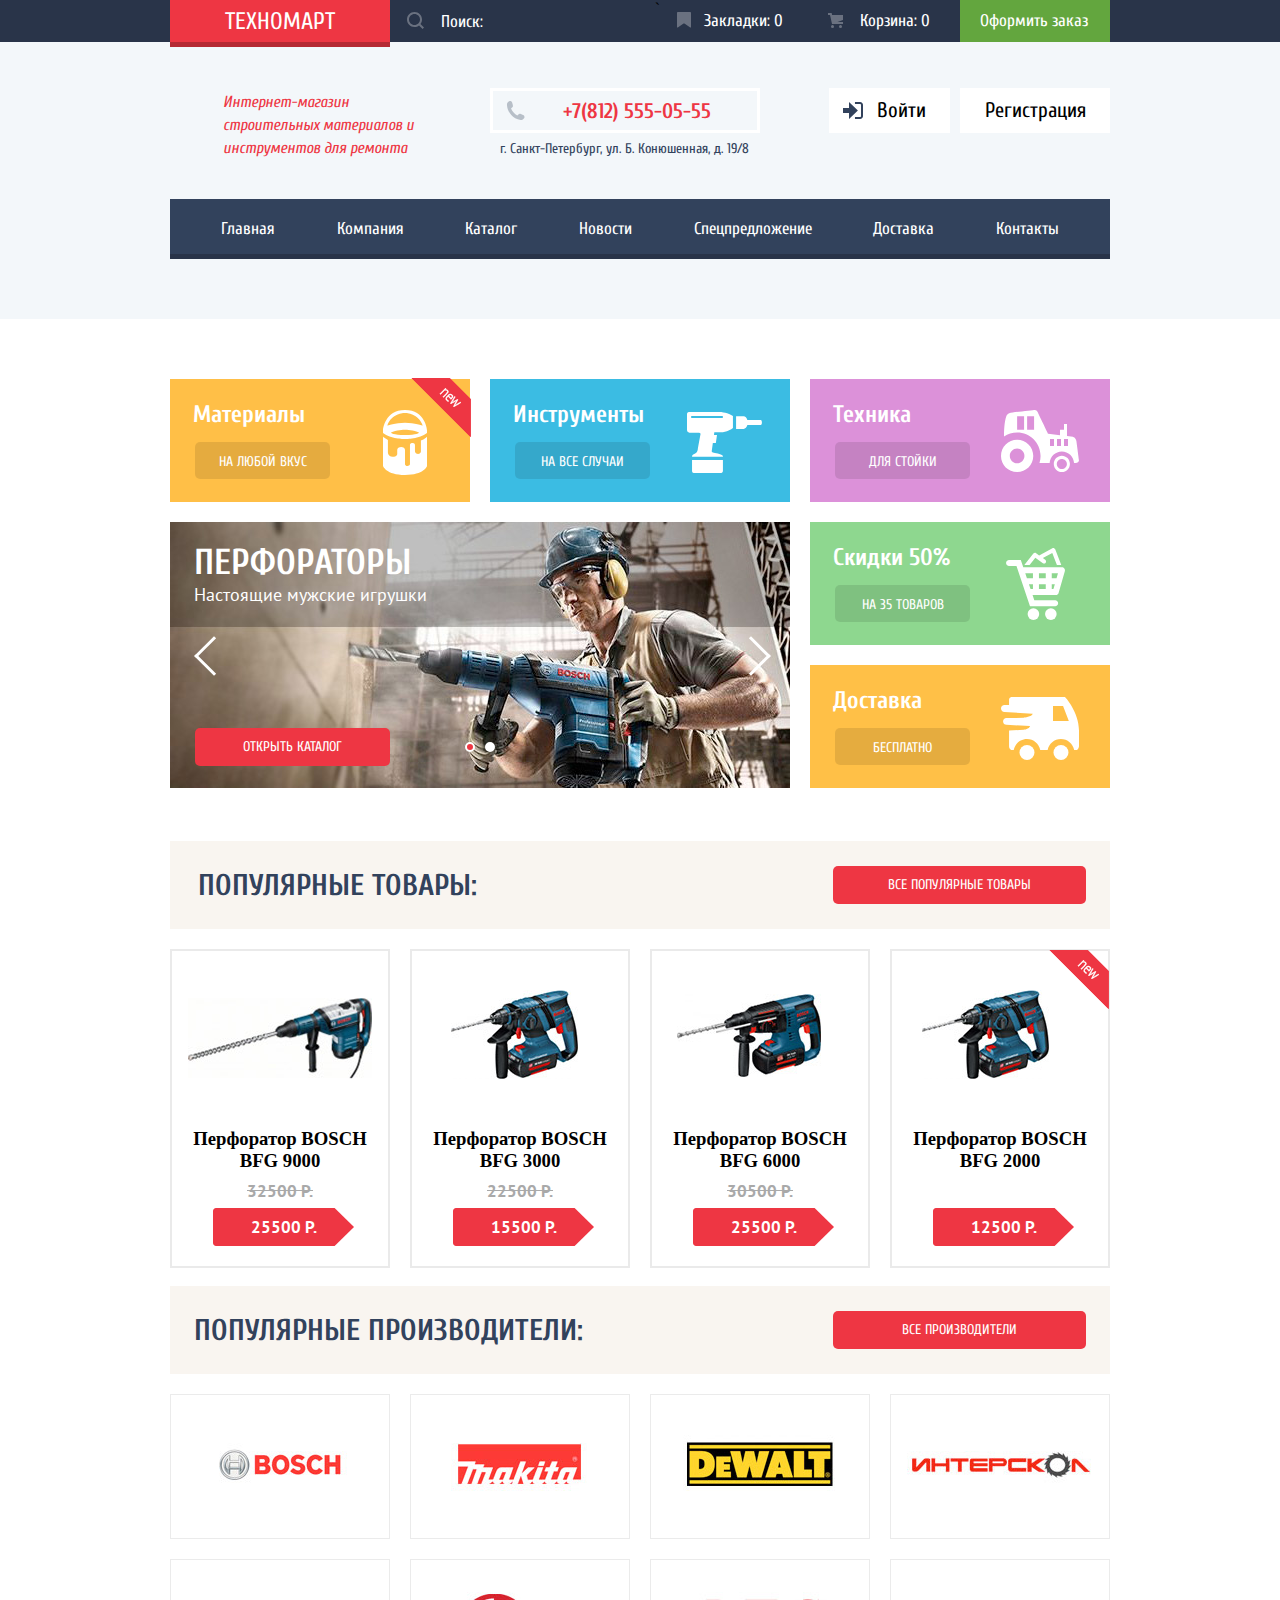
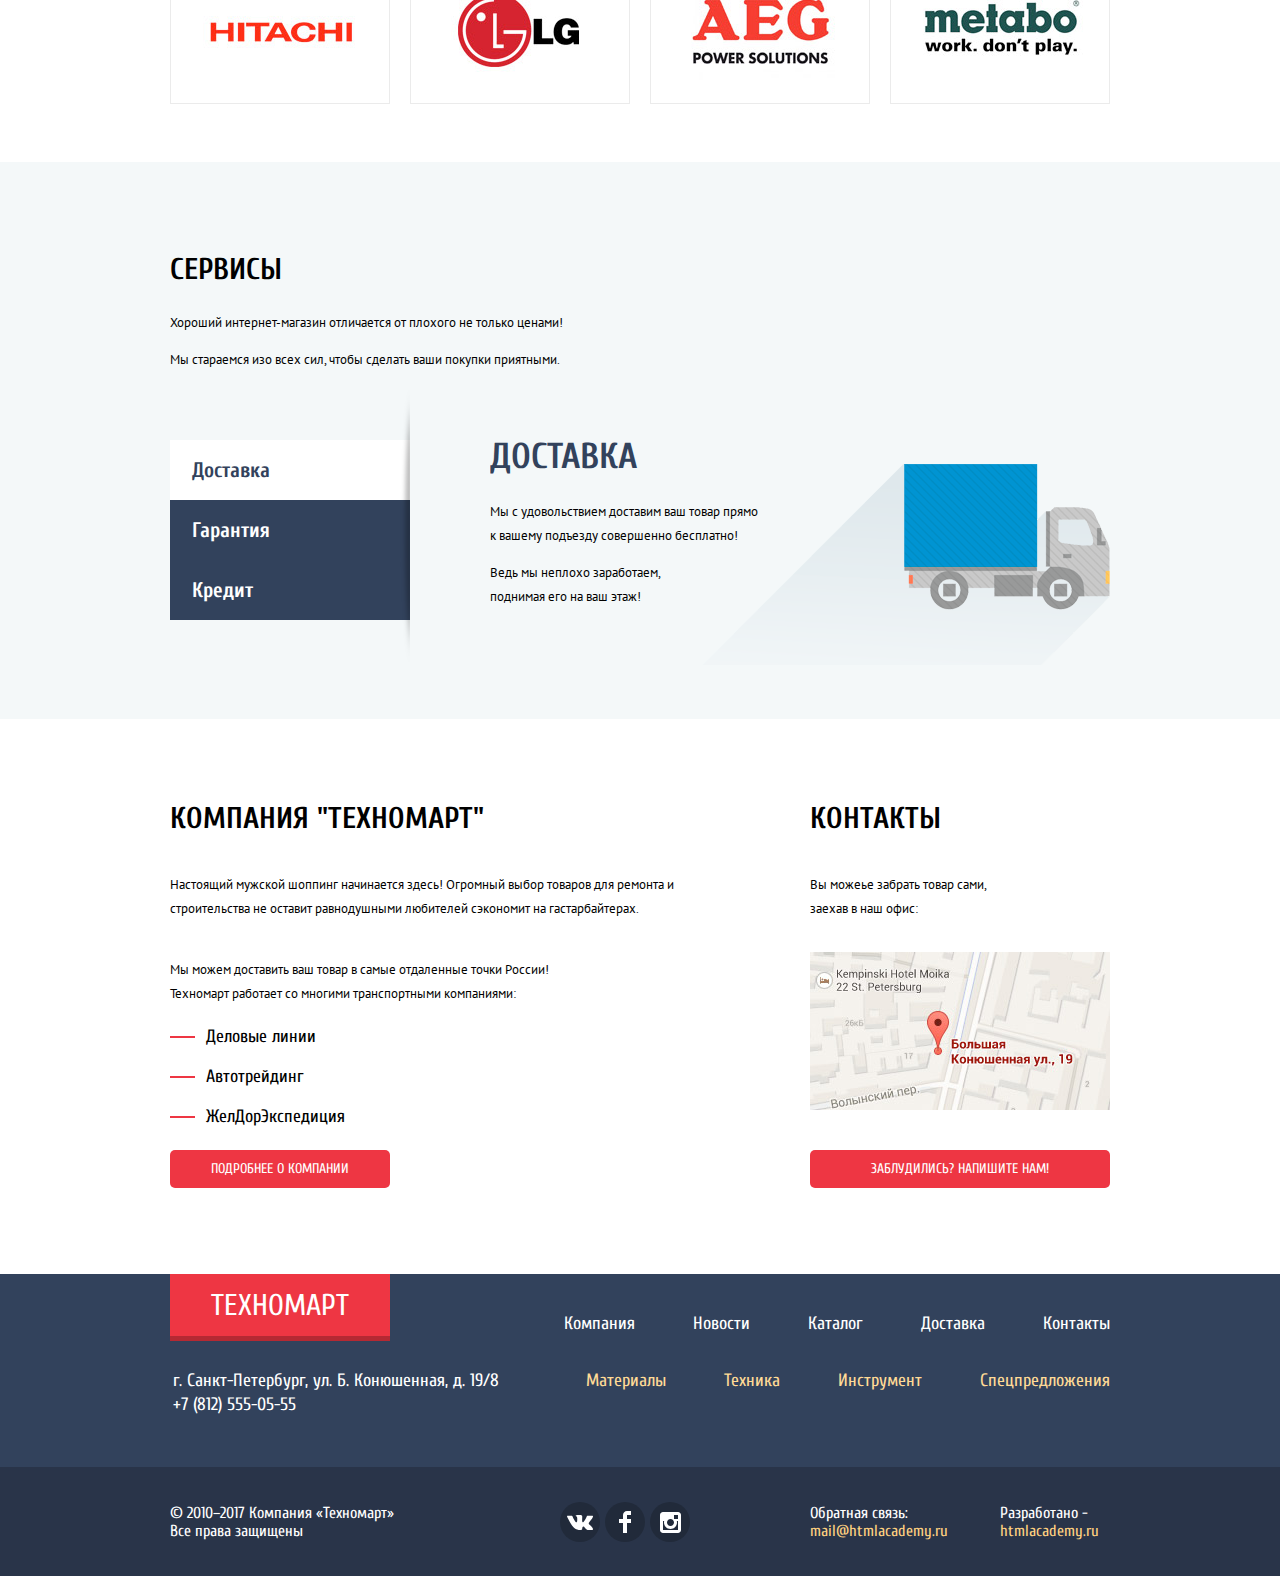
<file: index.html>
<!DOCTYPE html>
<html lang="ru">
  <head>
    <meta charset="utf-8">
    <title>Техномарт</title>
    <link href="https://fonts.googleapis.com/css?family=Cuprum:400,400i,700&amp;subset=cyrillic" rel="stylesheet">
    <link href="https://fonts.googleapis.com/css?family=PT+Sans&amp;subset=cyrillic" rel="stylesheet">
    <link rel="stylesheet" type="text/css" href="css/style.css">
  </head>
  <body>
    <!-- Блок header -->
    <header class="main-header">
      <div class="header-top">
        <div class="container">
          <div class="header-top-block logo logo-header">
            <a href="#">Техномарт</a>
          </div>
          
          <form class="header-top-block form-search">
            <span class="icon-find"></span>
            <input type="text" name="search" placeholder="Поиск:">`
          </form>

          <div class="header-top-block bookmarks">
            <a href="#">
              Закладки: <span class="mookmarks-count">0</span>
            </a>
          </div>

          <div class="header-top-block basket">
            <a href="#">
              Корзина: <span class="basket-count">0</span>
            </a>
          </div>

          <div class="header-top-block order">
            <a href="#">Оформить заказ</a>
          </div>
        </div>
      </div>

      <div class="header-middle container">
        <div class="header-middle-block middle-content">
          Интернет-магазин строительных материалов и инструментов для ремонта
        </div>

        <div class="header-middle-block contact">
          <div class="header-phone">
            +7(812) 555-05-55
          </div>
          <p class="address">г. Санкт-Петербург, ул. Б. Конюшенная, д. 19/8</p>
        </div>

        <div class="header-middle-block user-block">
          <div class="user-block-login">
            <a href="#" class="user-login">Войти</a>
          </div>
          <div class="user-block-registration">
            <a href="#" class="user-registration">Регистрация</a>
          </div>
        </div>
      </div>

      <nav class="main-menu container">
        <ul class="menu-list">
          <li class="menu-item"><a href="#">Главная</a></li>
          <li class="menu-item"><a href="#">Компания</a></li>
          <li class="menu-item"><a href="#">Каталог</a></li>
          <li class="menu-item"><a href="#">Новости</a></li>
          <li class="menu-item"><a href="#">Спецпредложение</a></li>
          <li class="menu-item"><a href="#">Доставка</a></li>
          <li class="menu-item"><a href="#">Контакты</a></li>
        </ul>
      </nav>
    </header>



    <!-- Основное содержание страницы -->
    <main>

      <!-- Секция особенностей (плитка со слайдером) -->
      <section class="section-feature container">
        <h2 class="visuallly-hidden">Товары и услуги</h2>
        <div class="features-goods">
          <div class="features-block materials new">
            <h3>Материалы</h3>
            <a href="#" class="features-btn">На любой вкус</a>
          </div>

          <div class="features-block instruments">
            <h3>Инструменты</h3>
            <a href="#" class="features-btn">На все случаи</a>
          </div>

          <div class="features-block equipment">
            <h3>Техника</h3>
            <a href="#" class="features-btn">Для стойки</a>
          </div>
        </div>

        <div class="wrapper">
          <div class="slider-container">

            <input type="radio" id="radio-puncher" class="radio-puncher visuallly-hidden" name="toggle" checked>
            <input type="radio" id="radio-drill" class="radio-drill visuallly-hidden" name="toggle">
            
            <div class="slider-control">
              <label for="radio-puncher" class="label-puncher"></label>
              <label for="radio-drill" class="label-drill"></label>
            </div>


            <div class="slider">
              <div class="slider-item slider-puncher">
                <h3>Перфораторы</h3>
                <span>Настоящие мужские игрушки</span>
              </div>
              <div class="slider-item slider-drill">
                <h3>Дрели</h3>
                <span>Соседям на радость</span>
              </div>
            </div>

            <!--<input type="radio" id="radio-puncher" class="radio-puncher visuallly-hidden" name="toggle" checked>
            <input type="radio" id="radio-drill" class="radio-drill visuallly-hidden" name="toggle">
            
            <div class="slider-control">
              <label for="radio-puncher" class="label-puncher"></label>
              <label for="radio-drill" class="label-drill"></label>
            </div>*-->


            <!--<h3>Перфораторы</h3>
            <span>Настоящие мужские игрушки</span>-->
            <a href="catalog.html" class="btn slider-btn">Открыть каталог</a>
          </div>
          
          <div class="features-services">
            <div class="features-block discount">
              <h3>Скидки 50%</h3>
              <a href="#" class="features-btn">На 35 товаров</a>
            </div>

            <div class="features-block delivery">
              <h3>Доставка</h3>
              <a href="#" class="features-btn">Бесплатно</a>
            </div>
          </div>
        </div>
      </section>



      <!-- Секция популярных товаров -->
      <section class="popular-goods container">
        <div class="title-block">
          <h2 class="title title-popular-goods">Популярные товары:</h2>
          <a href="#" class="btn title-block-btn">Все популярные товары</a>
        </div>

        <div class="popular-goods-list">

          <div class="popular-goods-item">
            <div class="popular-goods-img">
              <img src="img/BFG9000.jpg" width="184" height="81" alt="Перфоратор BOSCH BFG 9000" class="bfg-9000">
              <div class="goods-hidden">
                <a href="#" class="goods-hidden-buy">Купить</a>
                <a href="#" class="goods-hidden-basket">В закладки</a>
              </div>
            </div>
            <h3>Перфоратор BOSCH<br> BFG 9000</h3>
            <p class="price">32500 Р.</p>
            <a href="#" class="goods-btn">25500 Р.</a>
          </div>

          <div class="popular-goods-item">
            <div class="popular-goods-img">
              <img src="img/BFG3000.jpg" width="127" height="89" alt="Перфоратор BOSCH BFG 3000" class="bfg-3000">
              <div class="goods-hidden">
                <a href="#" class="goods-hidden-buy">Купить</a>
                <a href="#" class="goods-hidden-basket">В закладки</a>
              </div>
            </div>
            <h3>Перфоратор BOSCH<br> BFG 3000</h3>
            <p class="price">22500 Р.</p>
            <a href="#" class="goods-btn">15500 Р.</a>
          </div>

          <div class="popular-goods-item">
            <div class="popular-goods-img">
              <img src="img/BFG6000.jpg" width="144" height="83" alt="Перфоратор BOSCH BFG 6000" class="bfg-6000">
              <div class="goods-hidden">
                <a href="#" class="goods-hidden-buy">Купить</a>
                <a href="#" class="goods-hidden-basket">В закладки</a>
              </div>
            </div>
            <h3>Перфоратор BOSCH<br> BFG 6000</h3>
            <p class="price">30500 Р.</p>
            <a href="#" class="goods-btn">25500 Р.</a>
          </div>

          <div class="popular-goods-item new">
            <div class="popular-goods-img">
              <img src="img/BFG2000.jpg" width="127" height="89" alt="Перфоратор BOSCH BFG 2000"  class="bfg-2000">
              <div class="goods-hidden">
                <a href="#" class="goods-hidden-buy">Купить</a>
                <a href="#" class="goods-hidden-basket">В закладки</a>
              </div>
            </div>
            <h3>Перфоратор BOSCH<br> BFG 2000</h3>
            <p class="price"></p>
            <a href="#" class="goods-btn">12500 Р.</a>
          </div>
        </div>
      </section>



      <!-- Секция популярных производителей -->
      <section class="popular-brands container">
        <div class="title-block">
          <h2 class="title title-popular-brands">Популярные производители:</h2>
          <a href="#" class="btn title-block-btn">Все производители</a>
        </div>

        <div class="popular-brands-list">
          <div class="popular-brands-item">
            <a href="#">
              <div class="brand-wrapper">
                <img src="img/_brand-bosch.jpg" width="218" height="143" alt="BOSCH">
              </div>
            </a>
          </div>

          <div class="popular-brands-item">
            <a href="#">
              <div class="brand-wrapper">
                <img src="img/_brand-makita.jpg" width="218" height="143" alt="Макита">
              </div>
            </a>
          </div>

          <div class="popular-brands-item">
            <a href="#">
              <div class="brand-wrapper">
                <img src="img/_brand-dewalt.jpg" width="218" height="143" alt="Dewalt">
              </div>
            </a>
          </div>

          <div class="popular-brands-item">
            <a href="#">
              <div class="brand-wrapper">
                <img src="img/_brand-interskol.jpg" width="218" height="143" alt="Интерскол">
              </div>
            </a>
          </div>

          <div class="popular-brands-item">
            <a href="#">
              <div class="brand-wrapper">
                <img src="img/_brand-hitachi.jpg" width="218" height="143" alt="Hitachi">
              </div>
            </a>
          </div>

          <div class="popular-brands-item">
            <a href="#">
              <div class="brand-wrapper">
                <img src="img/_brand-lg.jpg" width="218" height="143" alt="LG">
              </div>
            </a>
          </div>

          <div class="popular-brands-item">
            <a href="#">
              <div class="brand-wrapper">
                <img src="img/_brand-aeg.jpg" width="218" height="143" alt="AEG">
              </div>
            </a>
          </div>

          <div class="popular-brands-item">
            <a href="#">
              <div class="brand-wrapper">
                <img src="img/_brand-metabo.jpg" width="218" height="143" alt="Metabo">
              </div>
            </a>
          </div>
        </div>
      </section>



      <!-- Секция сервисов -->
      <section class="services-section">
        <div class="services container">
          <h2 class="title title-services">Сервисы</h2>
          <p>Хороший интернет-магазин отличается от плохого не только ценами!</p>
          <p>Мы стараемся изо всех сил, чтобы сделать ваши покупки приятными.</p>

          <div class="slider-services-wrapper">
            <input type="radio" id="radio-delivery" name="radio-services" class="visuallly-hidden radio-delivery" checked>
            <input type="radio" id="radio-guarantee" name="radio-services" class="visuallly-hidden radio-guarantee">
            <input type="radio" id="radio-credit" name="radio-services" class="visuallly-hidden radio-credit">

            <div class="slider-services-control">              
              <label for="radio-delivery" class="label-delivery">Доставка</label>
              <label for="radio-guarantee" class="label-guarantee">Гарантия</label>
              <label for="radio-credit" class="label-credit">Кредит</label>

            </div>

            <div class="slider-services-container">
              <div class="slider-services">
                <div class="slider-services-item slider-delivey">
                  <h3>Доставка</h3>
                  <p>Мы с удовольствием доставим ваш товар прямо<br> к вашему подъезду совершенно бесплатно!</p>  
                  <p>Ведь мы неплохо заработаем,<br> поднимая его на ваш этаж!</p>
                </div>

                <div class="slider-services-item slider-guarantee">
                  <h3>Гарантия</h3>
                  <p>Если купленный у нас товар поломается или заискрит, а также в случае пожара, 
                    спровоцированного его возгаранием,  вы всегда можете быть уверены в нашей гарантии. 
                    Мы обменяем сгоревший товар на новый.</p>
                  <p>Дом уж восстановите как-нибудь сами.</p>
                </div>

                <div class="slider-services-item slider-credit">
                  <h3>Кредит</h3>
                  <p>Залезть в долговую яму стало проще!<br> 
                    Кредитные консультанты придут вам на помощь.</p>

                  <a href="#" class="btn">Отправить заявку</a>
                </div>
              </div>
            </div>
          </div>
        </div>
      </section>



      <!-- Секция информации -->
      <section class="information container">
        <!-- О техномарте -->
        <div class="information-block information-about">
          <h2 class="title title-about">Компания "Техномарт"</h2>
          <p>Настоящий мужской шоппинг начинается здесь! Огромный выбор товаров для ремонта и 
            строительства не оставит равнодушными любителей сэкономит на гастарбайтерах.</p>
          <p>Мы можем доставить ваш товар в самые отдаленные точки России!<br>
            Техномарт работает со многими транспортными компаниями:</p>
          <ul class="partners-list">
            <li class="partners-item">Деловые линии</li>
            <li class="partners-item">Автотрейдинг</li>
            <li class="partners-item">ЖелДорЭкспедиция</li>
          </ul>
          <a href="#" class="btn btn-about">Подробнее о компании</a>
        </div>

        <!-- Контактные данные -->
        <div class="information-block information-contacts">
          <h2 class="title title-contacts">Контакты</h2>
          <p>Вы можеье забрать товар сами,<br> заехав в наш офис: </p>
          <div class="information-map">
            <img src="img/map.jpg" width="300" height="158" alt="Адрес офиса: Большая Конюшенная ул., 19">
          </div>
          <a href="#" class="btn btn-contact btn-follow-mail">Заблудились? Напишите нам!</a>
        </div>
      </section>
    </main>



    <!-- Подвал страницы -->
    <footer>
      <div class="footer-top container">
        <div class="footer-top-block logo logo-footer">
          <a href="#">Техномарт</a>
        </div>

        <nav class="menu-footer">
          <ul class="menu-footer-list">
            <li class="menu-footer-item"><a href="#">Компания</a></li>
            <li class="menu-footer-item"><a href="#">Новости</a></li>
            <li class="menu-footer-item"><a href="#">Каталог</a></li>
            <li class="menu-footer-item"><a href="#">Доставка</a></li>
            <li class="menu-footer-item"><a href="#">Контакты</a></li>
          </ul>
        </nav>
      </div>

      <div class="footer-middle container">
        <div class="footer-middle-block">
          г. Санкт-Петербург, ул. Б. Конюшенная, д. 19/8<br>
          +7 (812) 555-05-55
        </div>

        <nav class="manu-catalog">
          <ul class="menu-catalog-list">
            <li class="menu-catalog-item"><a href="#">Материалы</a></li>
            <li class="menu-catalog-item"><a href="#">Техника</a></li>
            <li class="menu-catalog-item"><a href="#">Инструмент</a></li>
            <li class="menu-catalog-item"><a href="#">Спецпредложения</a></li>
          </ul>
        </nav>
      </div>

      <div class="footer-bottom">
        <div class="footer-wrapper container">
          <div class="footer-bottom-block copyright">
            © 2010–2017 Компания «Техномарт»
            Все права защищены
          </div>

          <div class="footer-bottom-block social-block">
            <ul class="social-list">
              <li class="social-item"><a href="#" class="social social-vk"><span class="visuallly-hidden">В контакте</span></a></li>
              <li class="social-item"><a href="#" class="social social-fb"><span class="visuallly-hidden">Facebook</span></a></li>
              <li class="social-item"><a href="#" class="social social-ig"><span class="visuallly-hidden">Instagram</span></a></li>
            </ul>
          </div>

          <div class="footer-bottom-block feedback">
            Обратная связь:
            <a href="#">mail@htmlacademy.ru</a>
          </div>

          <div class="footer-bottom-block developer">
            Разработано - 
            <a href="https://htmlacademy.ru/intensive/htmlcss">htmlacademy.ru</a>
          </div>
        </div>
      </div>
    </footer>


    <!-- Формы popup -->

    <div class="modal-map visuallly-hidden">
      <button type="button" class="modal-close">Закрыть</button>
      <!--<div class="popup-map-container">-->
        <img src="img/map-popup.jpg" width="940" height="446" alt="Адрес офиса: Большая Конюшенная ул., 19">
      <!--</div>-->      
    </div>

    

    <div class="modal-writeus visuallly-hidden">      
      <button type="button" class="modal-writeus-close">Закрыть</button>

      <form class="writeus-form" action="https://echo.htmlacademy.ru" method="post">
        <div class="modal-contact">
          <p>
            <label for="user-name">Ваше имя:</label><br>
            <input type="text" name="name" id="user-name" class="user-name-field" placeholder="Представьтесь, пожалуйста" autofocus="">
          </p>

          <p>
            <label for="user-email">Ваш e-mail:</label><br>
            <input type="email" name="email" id="user-email" class="user-mail-field" placeholder="Для отправки ответа">
          </p>
        </div>

        <div class="modal-text">
          <p>
            <label for="user-text">Текст письма:</label><br>
            <textarea name="letter" id="user-text">В свободной форме</textarea>
          </p>
        </div>        

        <div class="modal-btn-block">
          <input type="submit" name="send" class="btn btn-writeus-submit" value="Отправить">
        </div>
      </form>
    </div>

    <div class="modal-add visuallly-hidden">
      <button type="button" class="modal-add-close">Закрыть</button>
      <p>Товар добавлен в корзину!</p>
      <div class="modal-btn-block">
        <a href="#" class="btn btn-to-order">Оформит заказ</a>
        <button type="button" class="btn-add-close">Продолжить покупки</button>
      </div>
    </div>

    <script src="js/script.js"></script>
  </body>
</html>
</file>
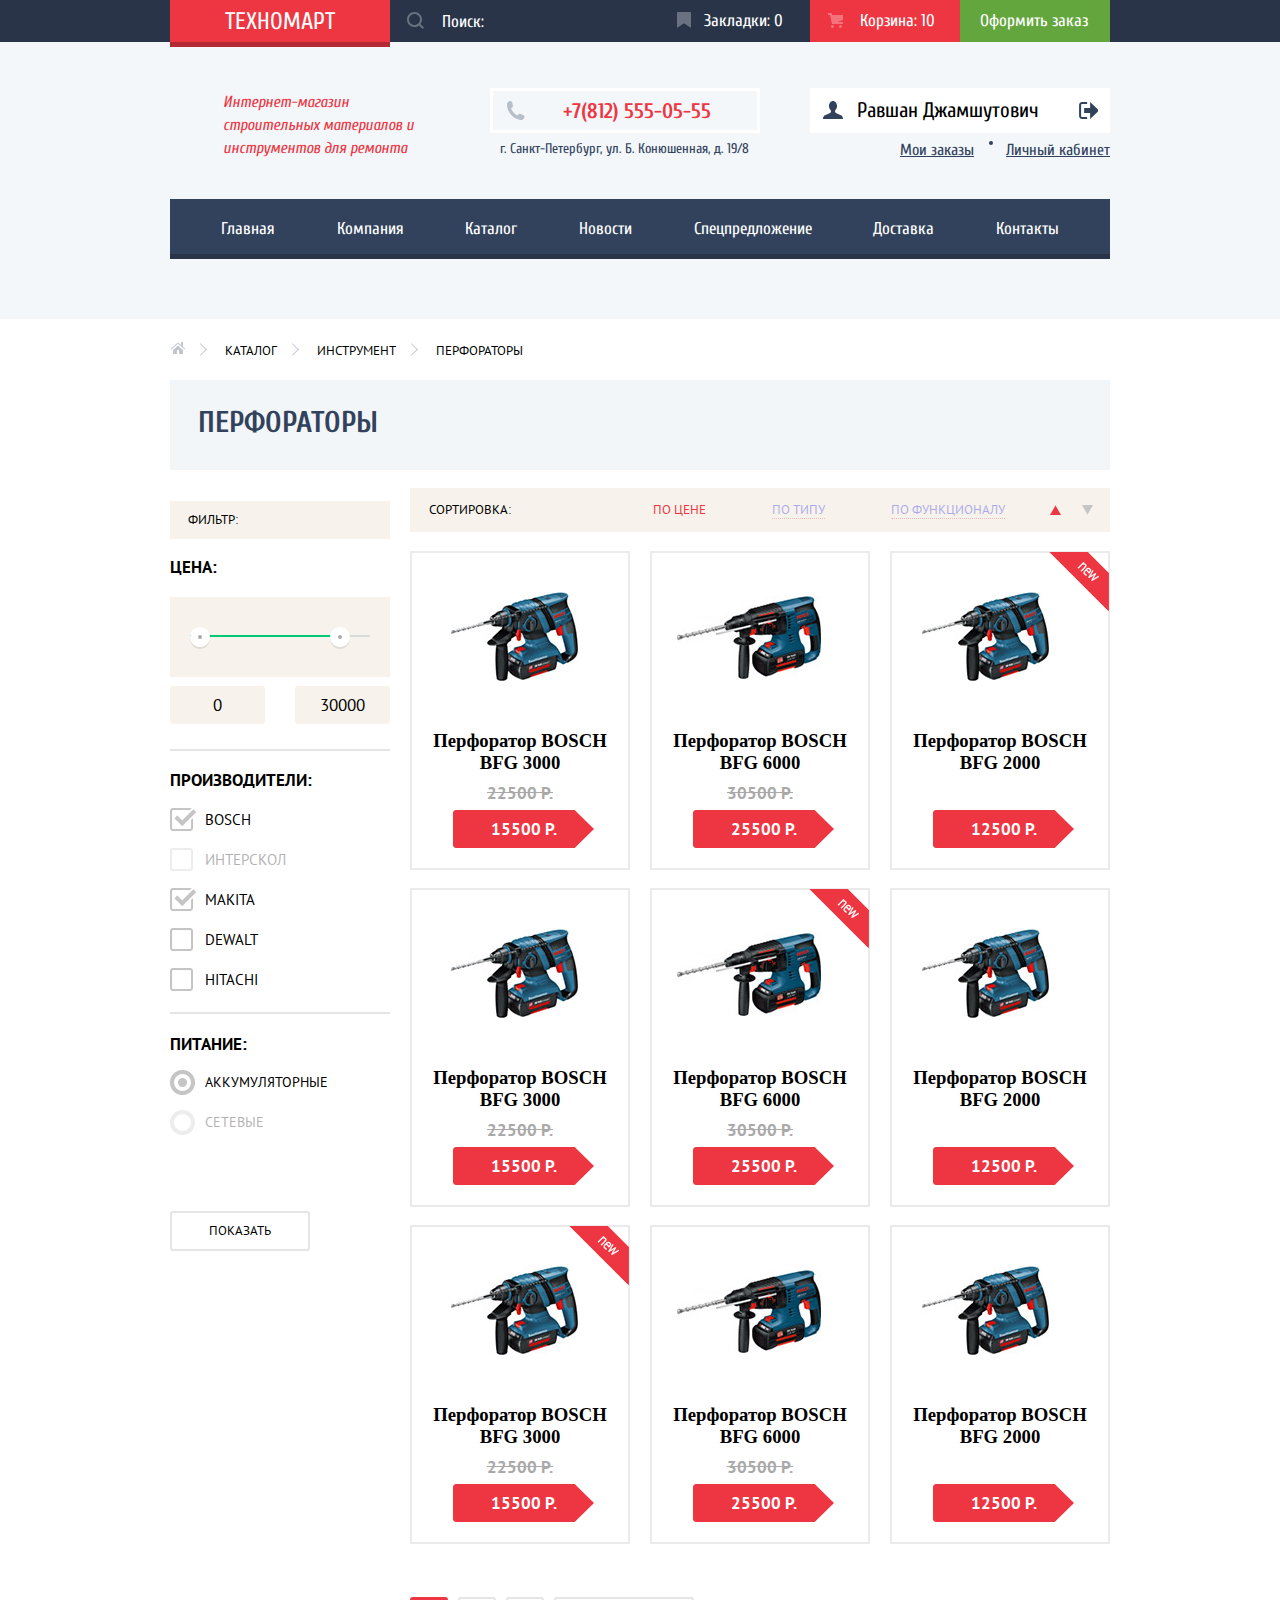
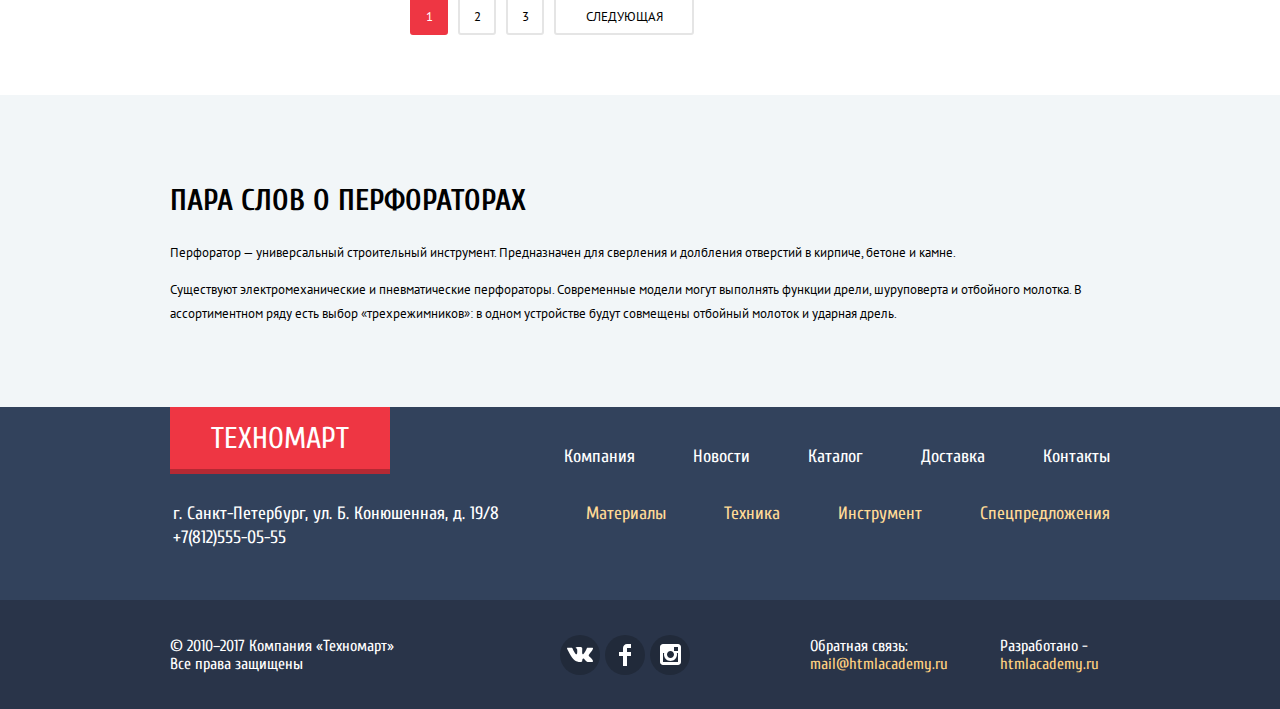
<file: catalog.html>
<!DOCTYPE html>
<html>
  <head>
    <meta charset="utf-8">
    <title>Каталог</title>
    <link href="https://fonts.googleapis.com/css?family=Cuprum:400,400i,700&amp;subset=cyrillic" rel="stylesheet">
    <link href="https://fonts.googleapis.com/css?family=PT+Sans&amp;subset=cyrillic" rel="stylesheet">
    <link rel="stylesheet" type="text/css" href="css/style.css">
  </head>
  <body>
    <!-- Блок header -->
    <header class="inner-header">
      <div class="header-top">
        <div class="container">
          <div class="header-top-block logo logo-header">
            <a href="index.html">Техномарт</a>
          </div>
          
          <form class="header-top-block form-search">
            <span class="icon-find"></span>
            <input type="text" name="search" placeholder="Поиск:">
          </form>

          <div class="header-top-block bookmarks">
            <a href="#">
              Закладки: <span class="mookmarks-count">0</span>
            </a>
          </div>

          <div class="header-top-block basket basket-active">
            <a href="#">
              Корзина: <span class="basket-count">10</span>
            </a>
          </div>

          <div class="header-top-block order">
            <a href="#">Оформить заказ</a>
          </div>
        </div>
      </div>

      <div class="header-middle container">
        <div class="header-middle-block middle-content">
          Интернет-магазин строительных материалов и инструментов для ремонта
        </div>

        <div class="header-middle-block contact">
          <div class="header-phone">
            +7(812) 555-05-55
          </div>
          <p class="address">г. Санкт-Петербург, ул. Б. Конюшенная, д. 19/8</p>
        </div>

        <div class="header-middle-block user-block">
          <div class="user-active-block">
            <a href="#" class="user-active">Равшан Джамшутович</a>
            <a href="#" class="user-exit"><span>Выход</span></a>
          </div>
          <div class="user-active-menu">
            <ul class="user-menu">
              <li><a href="#" class="user-order">Мои заказы</a></li>
              <li><a href="#" class="personal-account">Личный кабинет</a></li>
            </ul>
          </div>
        </div>
      </div>

      <nav class="main-menu container">
        <ul class="menu-list">
          <li class="menu-item"><a href="#">Главная</a></li>
          <li class="menu-item"><a href="#">Компания</a></li>
          <li class="menu-item"><a href="#">Каталог</a></li>
          <li class="menu-item"><a href="#">Новости</a></li>
          <li class="menu-item"><a href="#">Спецпредложение</a></li>
          <li class="menu-item"><a href="#">Доставка</a></li>
          <li class="menu-item"><a href="#">Контакты</a></li>
        </ul>
      </nav>
    </header>

    <!-- Основное содержание страницы -->
    <main class="container">
      <div class="breadcrumbs-block">
        <ul class="breadcrumbs-list">
          <li class="breadcrumbs-item breadcrumbs-main"><a href="index.html"><span class="visuallly-hidden">Главная</span></a></li>
          <li class="breadcrumbs-item"><a href="#">Каталог</a></li>
          <li class="breadcrumbs-item"><a href="#">Инструмент</a></li>
          <li class="breadcrumbs-item breadcrumbs-current-">Перфораторы</li>
        </ul>
      </div>

      <div class="title-block-catalog">
        <h1 class="title">Перфораторы</h1>
      </div>      


      <div class="main-content">
        <!-- Секция фильтрации товара -->
      <section class="filter">
        <p class="filter-title">Фильтр:</p>
        <form class="form-filter">
          
          <div class="price-block">
            <h3>Цена:</h3>
            <div class="filter-price">
              <div class="slider-price slider-price-strip"></div>
              <div class="slider-price slider-price-activestrip"></div>
              <div class="slider-price slider-price-min"></div>
              <div class="slider-price slider-price-max"></div>
            </div>

            <div class="price-range">
              <div class="price-min">0</div>
              <div class="price-max">30000</div>
            </div>
          </div>

          


          <!-- Фильтр по производителям -->
          <div class="brands-block">
            <h3>Производители:</h3>
            <ul class="filter-brands-list">
              <li class="filter-brands-item">
                <input type="checkbox" name="bosch" id="bosch" checked class="visuallly-hidden filter-checkbox">
                <label for="bosch">Bosch</label>
              </li>

              <li class="filter-brands-item">
                <input type="checkbox" name="interskol" id="interskol" class="visuallly-hidden filter-checkbox" disabled>
                <label for="interskol">Интерскол</label>
              </li>

              <li class="filter-brands-item">
                <input type="checkbox" name="makita" id="makita" checked class="visuallly-hidden filter-checkbox">
                <label for="makita">Makita</label>
              </li>

              <li class="filter-brands-item">
                <input type="checkbox" name="dewalt" id="dewalt" class="visuallly-hidden filter-checkbox">
                <label for="dewalt">Dewalt</label>
              </li>

              <li class="filter-brands-item">
                <input type="checkbox" name="hitachi" id="hitachi" class="visuallly-hidden filter-checkbox">
                <label for="hitachi">Hitachi</label>
              </li>
            </ul>
          </div>

          <!-- Фильтр по питанию -->
          <div class="powersupply-block">
              <h3>Питание:</h3>
              <ul class="filter-powersupply-list">
                <li class="filter-powersupply-item">
                  <input type="radio" name="powersupply" id="battery" checked class="visuallly-hidden filter-radio">
                  <label for="battery">Аккумуляторные</label>
                </li>

                <li class="filter-powersupply-item">
                    <input type="radio" name="powersupply" id="circuit" class="visuallly-hidden filter-radio" disabled>
                    <label for="circuit">Сетевые</label>
                  </li>
              </ul>
            </div>

            <a href="catalog.html">Показать</a>
        </form>
      </section>

      <div class="sorting-wrapper">
        
        <!-- Секция сортировки товара -->
      <section class="sorting">
        <h2 class="visuallly-hidden">Сортировка товара</h2>
        <p class="sorting-title">Сортировка:</p>

        <ul class="type-sorting-list">
          <li class="type-sorting-item">
            <a href="#" class="active">По цене</a>
          </li>

          <li class="type-sorting-item">
            <a href="#">По типу</a>
          </li>

          <li class="type-sorting-item">
            <a href="#">По функционалу</a>
          </li>
        </ul>

        <ul class="direction-sorting-list">
          <li class="direction-sorting-item">
            <a href="" class="sorting-up active"><span class="visuallly-hidden">По возрастанию</span></a>
          </li>
          <li class="direction-sorting-item">
            <a href="#" class="sorting-down"><span class="visuallly-hidden">По убыванию</span></a>
          </li>
        </ul>
      </section>

      <!-- Карточки товаров -->
      <section class="catalog">
        <h2 class="visuallly-hidden">Список товаров</h2>

        <div class="popular-goods-list">

          <div class="popular-goods-item">
            <div class="popular-goods-img">
              <img src="img/BFG3000.jpg" width="127" height="89" alt="Перфоратор BOSCH BFG 3000" class="bfg-3000">
              <div class="goods-hidden">
                <a href="#" class="goods-hidden-buy">Купить</a>
                <a href="#" class="goods-hidden-basket">В закладки</a>
              </div>
            </div>
            <h3>Перфоратор BOSCH<br> BFG 3000</h3>
            <p class="price">22500 Р.</p>
            <a href="#" class="goods-btn">15500 Р.</a>
          </div>

          <div class="popular-goods-item">
            <div class="popular-goods-img">
              <img src="img/BFG6000.jpg" width="144" height="83" alt="Перфоратор BOSCH BFG 6000" class="bfg-6000">
              <div class="goods-hidden">
                <a href="#" class="goods-hidden-buy">Купить</a>
                <a href="#" class="goods-hidden-basket">В закладки</a>
              </div>
            </div>
            <h3>Перфоратор BOSCH<br> BFG 6000</h3>
            <p class="price">30500 Р.</p>
            <a href="#" class="goods-btn">25500 Р.</a>
          </div>

          <div class="popular-goods-item new">
            <div class="popular-goods-img">
              <img src="img/BFG2000.jpg" width="127" height="89" alt="Перфоратор BOSCH BFG 2000"  class="bfg-2000">
              <div class="goods-hidden">
                <a href="#" class="goods-hidden-buy">Купить</a>
                <a href="#" class="goods-hidden-basket">В закладки</a>
              </div>
            </div>
            <h3>Перфоратор BOSCH<br> BFG 2000</h3>
            <p class="price"></p>
            <a href="#" class="goods-btn">12500 Р.</a>
          </div>

          <div class="popular-goods-item">
            <div class="popular-goods-img">
              <img src="img/BFG3000.jpg" width="127" height="89" alt="Перфоратор BOSCH BFG 3000" class="bfg-3000">
              <div class="goods-hidden">
                <a href="#" class="goods-hidden-buy">Купить</a>
                <a href="#" class="goods-hidden-basket">В закладки</a>
              </div>
            </div>
            <h3>Перфоратор BOSCH<br> BFG 3000</h3>
            <p class="price">22500 Р.</p>
            <a href="#" class="goods-btn">15500 Р.</a>
          </div>

          <div class="popular-goods-item new">
            <div class="popular-goods-img">
              <img src="img/BFG6000.jpg" width="144" height="83" alt="Перфоратор BOSCH BFG 6000" class="bfg-6000">
              <div class="goods-hidden">
                <a href="#" class="goods-hidden-buy">Купить</a>
                <a href="#" class="goods-hidden-basket">В закладки</a>
              </div>
            </div>
            <h3>Перфоратор BOSCH<br> BFG 6000</h3>
            <p class="price">30500 Р.</p>
            <a href="#" class="goods-btn">25500 Р.</a>
          </div>

          <div class="popular-goods-item">
            <div class="popular-goods-img">
              <img src="img/BFG2000.jpg" width="127" height="89" alt="Перфоратор BOSCH BFG 2000"  class="bfg-2000">
              <div class="goods-hidden">
                <a href="#" class="goods-hidden-buy">Купить</a>
                <a href="#" class="goods-hidden-basket">В закладки</a>
              </div>
            </div>
            <h3>Перфоратор BOSCH<br> BFG 2000</h3>
            <p class="price"></p>
            <a href="#" class="goods-btn">12500 Р.</a>
          </div>

          <div class="popular-goods-item new">
            <div class="popular-goods-img">
              <img src="img/BFG3000.jpg" width="127" height="89" alt="Перфоратор BOSCH BFG 3000" class="bfg-3000">
              <div class="goods-hidden">
                <a href="#" class="goods-hidden-buy">Купить</a>
                <a href="#" class="goods-hidden-basket">В закладки</a>
              </div>
            </div>
            <h3>Перфоратор BOSCH<br> BFG 3000</h3>
            <p class="price">22500 Р.</p>
            <a href="#" class="goods-btn">15500 Р.</a>
          </div>

          <div class="popular-goods-item">
            <div class="popular-goods-img">
              <img src="img/BFG6000.jpg" width="144" height="83" alt="Перфоратор BOSCH BFG 6000" class="bfg-6000">
              <div class="goods-hidden">
                <a href="#" class="goods-hidden-buy">Купить</a>
                <a href="#" class="goods-hidden-basket">В закладки</a>
              </div>
            </div>
            <h3>Перфоратор BOSCH<br> BFG 6000</h3>
            <p class="price">30500 Р.</p>
            <a href="#" class="goods-btn">25500 Р.</a>
          </div>

          <div class="popular-goods-item">
            <div class="popular-goods-img">
              <img src="img/BFG2000.jpg" width="127" height="89" alt="Перфоратор BOSCH BFG 2000"  class="bfg-2000">
              <div class="goods-hidden">
                <a href="#" class="goods-hidden-buy">Купить</a>
                <a href="#" class="goods-hidden-basket">В закладки</a>
              </div>
            </div>
            <h3>Перфоратор BOSCH<br> BFG 2000</h3>
            <p class="price"></p>
            <a href="#" class="goods-btn">12500 Р.</a>
          </div>
          
        </div>

        <ul class="pagination-list">
          <li class="pagination-item pagination-item-current"><a>1</a></li>
          <li class="pagination-item"><a href="#">2</a></li>
          <li class="pagination-item"><a href="#">3</a></li>
          <li class="next"><a href="#">Следующая</a></li>
        </ul>
      </section>
      </div>
      </div>

    </main>
    <!-- Пара слов про перфораторы -->
      <section class="about-goods">
        <div class="container">
          <h2>Пара слов о перфораторах</h2>
          <p>Перфоратор — универсальный строительный инструмент.
            Предназначен для сверления и долбления отверстий в кирпиче, бетоне и камне.</p>
            <p>Существуют электромеханические и пневматические перфораторы. Современные модели могут выполнять функции дрели, шуруповерта и отбойного молотка. В ассортиментном ряду есть выбор «трехрежимников»: в одном устройстве будут совмещены отбойный молоток и ударная дрель.</p>
        </div>
      </section>




    <!-- Подвал страницы -->
    <footer>
      <div class="footer-top container">
        <div class="footer-top-block logo logo-footer">
          <a href="index.html">Техномарт</a>
        </div>

        <nav class="menu-footer">
          <ul class="menu-footer-list">
            <li class="menu-footer-item"><a href="#">Компания</a></li>
            <li class="menu-footer-item"><a href="#">Новости</a></li>
            <li class="menu-footer-item"><a href="#">Каталог</a></li>
            <li class="menu-footer-item"><a href="#">Доставка</a></li>
            <li class="menu-footer-item"><a href="#">Контакты</a></li>
          </ul>
        </nav>
      </div>

      <div class="footer-middle container">
        <div class="footer-middle-block">
          г. Санкт-Петербург, ул. Б. Конюшенная, д. 19/8<br>
          +7(812)555-05-55
        </div>

        <nav class="manu-catalog">
          <ul class="menu-catalog-list">
            <li class="menu-catalog-item"><a href="#">Материалы</a></li>
            <li class="menu-catalog-item"><a href="#">Техника</a></li>
            <li class="menu-catalog-item"><a href="#">Инструмент</a></li>
            <li class="menu-catalog-item"><a href="#">Спецпредложения</a></li>
          </ul>
        </nav>
      </div>

      <div class="footer-bottom">
        <div class="footer-wrapper container">
          <div class="footer-bottom-block copyright">
            © 2010–2017 Компания «Техномарт»
            Все права защищены
          </div>

          <div class="footer-bottom-block social-block">
            <ul class="social-list">
              <li class="social-item"><a href="#" class="social social-vk"><span class="visuallly-hidden">В контакте</span></a></li>
              <li class="social-item"><a href="#" class="social social-fb"><span class="visuallly-hidden">Facebook</span></a></li>
              <li class="social-item"><a href="#" class="social social-ig"><span class="visuallly-hidden">Instagram</span></a></li>
            </ul>
          </div>

          <div class="footer-bottom-block feedback">
            Обратная связь:
            <a href="#">mail@htmlacademy.ru</a>
          </div>

          <div class="footer-bottom-block developer">
            Разработано - 
            <a href="https://htmlacademy.ru/intensive/htmlcss">htmlacademy.ru</a>
          </div>
        </div>
      </div>
    </footer>


    <div class="modal-add visuallly-hidden">
      <button type="button" class="modal-add-close">Закрыть</button>
      <p>Товар добавлен в корзину!</p>
      <div class="modal-btn-block">
        <a href="#" class="btn btn-to-order">Оформит заказ</a>
        <button type="button" class="btn-add-close">Продолжить покупки</button>
      </div>
    </div>

    <script src="js/script.js"></script>
  </body>
</html>
</file>
<file: css/style.css>
body{
	margin: 0;
	padding: 0;
}

/*
h1,
h2,
h3,
p,
a{
	padding: 0;
	margin: 0;
}
*/

header{
	padding-bottom: 60px;
	background-color: #f3f7f9;
	background-image: url("../img/bg-header.jpg");
}

.main-header{
	margin-bottom: 60px;
}

.inner-header{
	margin-bottom: 23px;
}

.visuallly-hidden{
	display: none;
}

.modal-show{
	display: block;
}

.container{
	width: 940px;
	margin: 0 auto;
	padding: 0 10px;
}

.header-top{
	padding: 0;
	margin-bottom: 46px;
	/*min-height: 42px;*/
	height: 42px;
	background-color: #293449;
	/*line-height: 42px;*/
}

.header-top .container{
	display: flex;
}

.header-top a{
	display: block;
	height: 30px;
	text-decoration: none;
	color: #ffffff;
	font-family: "Cuprum", "Arial", sans-serif;
	font-size: 17px;
	line-height: 18px;
	padding-top: 12px;
}

.logo a:hover{
	background-color: #ca2c37;
}

.logo a:active{
	background-color: #ba2732;
}

.logo{
	position: relative;
	background-color: #ee3643;
}

.logo:after{
	position: absolute;
	left: 0;
	bottom: -4px;
	content: "";
	height: 5px;
	width: 220px;
	background-color: #b52933;
}

.logo-header{
	display: inline-block;
	vertical-align: middle;
	width: 220px;
}

.logo-header a{
	display: block;
	/*padding-left: 55px;*/
	padding-top: 13px;
	font-family: "Cuprum", "Arial", sans-serif;
	font-size: 24px;
	text-transform: uppercase;
	text-align: center;
}

.form-search{
	display: flex;
	position: relative;
	width: 270px;
	/*padding-left: 50px;*/
}

/*.form-search:after{*/
	/*
.form-search input[type="text"]:after{
	position: absolute;
	content: "new";
	width: 17px;
	height: 17px;
	top: 12px;
	left: 17px;
	background-image: url("../img/icon-search.svg");
	background-repeat: no-repeat;
	background-position: 0 0;
	opacity: 0.3;
	border: 1px solid red;
}

.form-search:hover:after{
	opacity: 1;
}*/

.form-search span{
	width: 50px;
	background-image: url("../img/icon-search.svg");
	background-repeat: no-repeat;
	background-position: 17px 12px;
	opacity: 0.3;
}


.form-search input[type="text"]{
	position: relative;
	display: block;
	height: 42px;
	border: none;
	box-sizing: border-box;
	/*width: 100%;*/
	width: 218px;
	/*padding-left: 49px;*/
	background-color: #293449;
	font-family: "Cuprum", "Arial", sans-serif;
	color: #ffffff;
	font-size: 17px;
	line-height: 21px;
}

/*.form-search input[type="text"]:before{
	position: absolute;
	top: 100px;
	left: 120px;
	content: "Q";
	color: red;
}*/

.form-search:hover{
	background-color: #212a3a;
}

.form-search input[type="text"]:hover{
	background-color: #212a3a;
}


.form-search input[type="text"]:focus{
	background-color: #ffffff;
	color: #000000;
}

.form-search input::-webkit-input-placeholder {
	/*padding-left: 49px;*/
	font-family: "Cuprum", "Arial", sans-serif;
	color: #ffffff;
	font-size: 17px;
	line-height: 21px;
}

.bookmarks{
	display: inline-block;
	vertical-align: middle;	
	width: 150px;
}

.bookmarks a{
	display: block;
	position: relative;
	padding-left: 44px;
}

.bookmarks a:before{
	position: absolute;
	top: 12px;
	left: 17px;
	content: "";
	width: 14px;
	height: 16px;
	background-image: url("../img/icon-bookmark.svg");
	background-repeat: no-repeat;
	opacity: 0.3;
}

.bookmarks a:hover{
	background-color: #212a3a;
}

.bookmarks a:hover:before{
	opacity: 1;
}

.bookmarks a:active{
	background-color: #161d29;
}

.bookmarks a:active:before{
	opacity: 0.5;
}

.basket{
	display: inline-block;
	vertical-align: middle;
	width: 150px;
}

.basket-active a{
	background-color: #ee3643;
}

.basket a{
	display: block;
	position: relative;
	padding-left: 50px;
}



.basket a:before{
	position: absolute;
	top: 13px;
	left: 18px;
	content: "";
	width: 15px;
	height: 15px;
	background-image: url("../img/icon-basket.svg");
	background-repeat: no-repeat;
	opacity: 0.3;
}

.basket a:hover{
	background-color: #212a3a;
}

.basket a:hover:before{
	opacity: 1;
}

.basket a:active{
	background-color: #161d29;
}

.basket a:active:before{
	opacity: 0.5;
}

.order{
	display: inline-block;
	vertical-align: middle;
	width: 150px;
	height: 42px;
	background-color: #63a63e;
}

.order a{
	display: block;
	padding-left: 20px;
}

.order a:hover{
	background-color: #5fbb2d;
}

.order a:active{
	background-color: #518534;
}


.header-middle{
	display: flex;
	justify-content: space-between;
	margin-bottom: 38px;
}

.header-middle-block{
	width: 300px;
	/*min-height: 45px;*/

	/*border: 1px solid red;*/
}

.middle-content{
	width: 196px;
	padding-top: 3px;
	padding-left: 53px;
	padding-right: 51px;
	font-family: "Cuprum", "Arial", sans-serif;
	font-size: 16px;
	line-height: 23px;
	font-style: italic;
	color: #ee3643;
}

.contact{
	font-family: "Cuprum", "Arial", sans-serif;
	font-size: 14px;
	line-height: 24px;
	color: #32425c;
}

.contact p{
	padding: 0;
	margin: 0;
	margin-left: 10px;
}


.header-phone{
	position: relative;
	width: 152px;	
	margin-bottom: 4px;
	padding-left: 70px;
	padding-top: 8px;
	padding-bottom: 6px;
	padding-right: 42px;
	border: 3px solid #ffffff;
	font-family: "Cuprum", "Arial", sans-serif;
	font-size: 21px;
	line-height: 25px;
	color: #ee3643;
	font-weight: bold;
}

.header-phone:before{
	position: absolute;
	top: 10px;
	left: 13px;
	width: 19px;
	height: 19px;
	content: "";
	background-image: url("../img/icon-phone.svg");
	background-repeat: no-repeat;
}

.user-block{
	display: flex;
	justify-content: flex-end;
	flex-wrap: wrap;
	height: 45px;
}

/*
.user-block-wrapper{
	display: flex;
	flex-direction: column;
	height: 45px;
}
*/

.user-active-block{
	display: flex;
	justify-content: space-between;
	/*margin-left: 10px;*/
	/*margin-bottom: 10px;*/
	height: 45px;
	width: 300px;
	background-color: #ffffff;
}

.user-block a{
	display: block;
	/*margin-left: 10px;*/
	height: 35px;
	font-family: "Cuprum", "Arial", sans-serif;
	font-size: 21px;
	line-height: 25px;
	padding-top: 10px;
	/*padding-bottom: 10px;*/
	color: #000000;
	/*background-color: #ffffff;*/
	text-decoration: none;

	/*border: 1px solid red;*/
}

.user-block-login{
	height: 45px;
	width: 121px;
	background-color: #ffffff;
}

.user-block-registration{
	margin-left: 10px;
	height: 45px;
	width: 150px;
	background-color: #ffffff;
}

.user-login{
	position: relative;
	padding-left: 48px;
	padding-right: 27px;
}

.user-login:before{
	position: absolute;
	top: 14px;
	left: 14px;
	width: 20px;
	height: 17px;
	content: "";
	background-image: url("../img/icon-login.svg");
	background-repeat: no-repeat;
}

.user-login:hover{
	color: #ee3643;
}

.user-login:hover:before{
	background-image: url("../img/icon-login-act.svg");
}

.user-login:active{
	color: #000000;
	opacity: 0.3;
}

.user-registration{
	padding-left: 25px;
	padding-right: 25px;
}

.user-registration:hover{
	color: #ee3643;
}

.user-registration:active{
	color: #000000;
	opacity: 0.3;
}


.user-active{
	position: relative;
	/*width: 300px;*/
	padding-left: 47px;
}

/*.user-active:hover{
	color: #ee3643;
}*/

.user-active{
	width: 209px;
	/*border: 1px solid red;*/
}

.user-exit{
	position: relative;
	/*width: 60px;*/
	width: 44px;
	/*border: 1px solid red;*/
}

.user-exit span{
	font-size: 0;
}

.user-active:active{
	color: #000000;
	opacity: 0.3;
}

.user-active:before{
	position: absolute;
	content: "";
	width: 20px;
	height: 18px;
	top: 13px;
	left: 13px;
	background-image: url("../img/icon-user.svg");
	background-repeat: no-repeat;
	background-position: 0 0;
}

/*.user-active:after{*/
.user-exit:after{
	position: absolute;
	content: "";
	width: 20px;
	height: 18px;
	top: 50%;
	margin-top: -9px;
	left: 50%;
	margin-left: -10px;
	background-image: url("../img/icon-logout.svg");
	background-repeat: no-repeat;
	background-position: 0 0;
	/*border: 1px solid red;*/
}

.user-active:hover:before{
	background-image: url("../img/icon-user-act.svg");
}

.user-exit:hover:after{
	background-image: url("../img/icon-logout-act.svg");
}


.user-active:active:before,
.user-active:active:after{
	opacity: 0.3;
}

.user-active-menu{
	display: flex;
	justify-content: flex-start;
	/*padding-left: 20px;*/
}

.user-menu{
	display: flex;
	padding: 0;
	margin: 0;
	list-style: none;
	font-family: "Cuprum", "Arial", sans-serif;
	font-size: 16px;
	line-height: 18px;
	color: #32425c;
}

.user-menu a{
	font-family: "Cuprum", "Arial", sans-serif;
	font-size: 16px;
	line-height: 18px;
	text-decoration: underline;
	color: #32425c;
	padding-top: 8px;
}

.user-menu a:hover{
	color: #ee3643;
}

.user-menu a:active{
	color: #32425c;
	opacity: 0.3;
}

.user-order{
	padding-left: 20px;
}

.personal-account{
	position: relative;
	margin-left: 32px;
}

.personal-account:before{
	content: "";
	position: absolute;
	top: 8px;
	left: -17px;
	width: 4px;
	height: 4px;
	background-color: #32425c;
	border-radius: 50%;
}

.main-menu{
	padding: 0 20px 0 20px;
	box-sizing: border-box;
	/*min-height: 55px;*/
	background-color: #32425c;
	border-bottom: 5px solid #293449;
}

.menu-list{
	display: flex;
	padding: 0;
	width: 100%;
	list-style: none;
}

.menu-item{
	display: inline-block;
	vertical-align: middle;
	flex-grow: 1;
	padding: 0;
}

.main-menu a{
	display: block;
	padding-top: 20px;
	height: 100%;
	font-family: "Cuprum", "Arial", sans-serif;
	font-size: 17px;
	/*line-height: 55px;*/
	color: #ffffff;
	text-decoration: none;
	text-align: center;
	/*border-bottom: 5px solid #293449;*/
}

.main-menu a:hover{
	background-color: #293449;
}

.main-menu a:active{
	background-color: #1d2739;
	border-bottom-color: #1d2739;
}

.section-feature{
	margin-bottom: 53px;
}

.features-goods{
	display: flex;
	justify-content: space-between;
	padding: 0;
	margin: 0;
	margin-bottom: 20px;
}

.features-block{
	position: relative;
	width: 300px;
	min-height: 123px;
}

.features-block h3{
	margin-top: 21px;
	margin-left: 23px;
	margin-bottom: 12px;
	font-family: "Cuprum", "Arial", sans-serif;
	font-size: 24px;
	line-height: 30px;
	font-weight: bold;
	color: #ffffff;
}

.features-btn{
	display: block;
	width: 135px;
	height: 26px;
	margin-left: 25px;
	padding-top: 11px;
	font-family: "Cuprum", "Arial", sans-serif;
	font-size: 14px;
	line-height: 18px;
	text-transform: uppercase;
	text-decoration: none;
	text-align: center;
	color: #ffffff;
	border-radius: 5px;
	background-color: rgba(0, 0, 0, 0.1);
}

.features-btn:hover{
	background-color: rgba(0, 0, 0, 0.2);
}

.features-btn:active{
	background-color: rgba(0, 0, 0, 0.3);	
}

.materials{
	background-color: #ffbf47;
	background-image: url("../img/icon-materials.svg");
	background-repeat: no-repeat;
	background-position: 213px 31px;
}

.instruments{
	background-color: #3bbce3;
	background-image: url("../img/icon-instruments.svg");
	background-repeat: no-repeat;
	background-position: 197px 33px;
}

.equipment{
	background-color: #dc91d9;
	background-image: url("../img/icon-equipment.svg");
	background-repeat: no-repeat;
	background-position: 191px 31px;
}

.discount{
	background-color: #8ed78f;
	background-image: url("../img/icon-discount.svg");
	background-repeat: no-repeat;
	background-position: 196px 26px;
}

.delivery{
	background-color: #ffc047;
	background-image: url("../img/icon-delivery.svg");
	background-repeat: no-repeat;
	background-position: 191px 32px;
}

.wrapper{
	display: flex;
	justify-content: space-between;
	padding: 0;
	margin: 0;
}

.slider-container{
	position: relative;
	display: block;
	width: 620px;
	min-height: 246px;
	/*padding-left: 24px;
	padding-top: 20px;*/
	/*background-image: url("../img/slider-puncher.jpg");
	background-size: contain;
	background-repeat: no-repeat;
	background-position: 0 0;*/
	color: #ffffff;
	overflow: hidden;
}

.slider{
	width: 1240px;
	/*transform: translateX(-620px);*/
}

.slider-item{
	float: left;
	display: block;
	width: 596px;
	min-height: 246px;
	padding-left: 24px;
	padding-top: 20px;
}

.slider-puncher{
	background-image: url("../img/slider-puncher.jpg");
	background-size: contain;
	background-repeat: no-repeat;
	background-position: 0 0;
}

.slider-drill{
	background-image: url("../img/slider-drill.jpg");
	background-size: contain;
	background-repeat: no-repeat;
	background-position: 0 0;
}

.slider-container h3{
	padding: 0;
	margin: 0;
	font-family: "Cuprum", "Arial", sans-serif;
	font-weight: bold;
	font-size: 36px;
	text-transform: uppercase;
	/*margin-bottom: */
}

.slider-container span{
	font-family: "PT Sans";
	font-size: 18px;
	line-height: 24px;
}

.slider-container a{
	position: absolute;
	left: 25px;
	bottom: 22px;
	color: #ffffff;
	text-decoration: none;
}

.slider-control label{
	position: absolute;
	bottom: 36px;
	/*left: 50%;	*/
	width: 6px;
	height: 6px;
	background-color: #ffffff;
	border-radius: 50%;
	border: 2px solid #ffffff;
}

.slider-control .label-puncher{
	left: 295px;
	/*background-color: #ee3643;*/
}

.slider-control .label-drill{
	right: 295px;
}

.radio-puncher:checked ~ .slider-control .label-puncher{
	background-color: #ee3643;
}

.radio-drill:checked ~ .slider-control .label-drill{
	background-color: #ee3643;
}

/*
.radio-puncher:checked ~ .slider-container .slider{
	transform: translateX(0);
}

.radio-drill:checked ~ .slider-container .slider{
	transform: translateX(-620px);
}
*/

.slider-btn{
	width: 195px;
}

.slider-container:before,
.slider-container:after{
	content: "";
	width: 25px;
	height: 25px;
	position: absolute;
	cursor: pointer;
}

.slider-container:before{
	left: 30px;
	/*top: 50%;*/
	top: 120px;
	border-top: 3px solid #ffffff;
	border-left: 3px solid #ffffff;
	transform: rotate(-45deg);
}

.slider-container:after{
	right: 25px;
	/*top: 50%;*/
	top: 120px;
	border-top: 3px solid #ffffff;
	border-right: 3px solid #ffffff;
	transform: rotate(45deg);
}

.features-services{
	display: flex;
	flex-direction: column;
	justify-content: space-between;
}

.btn{
	height: 38px;
	font-family: "Cuprum", "Arial", sans-serif;
	font-size: 14px;
	line-height: 38px;
	text-transform: uppercase;
	text-align: center;
	background-color: #ee3643;
	border-radius: 5px;
}

.btn:hover{
	background-color: #ca2c37;
}

.btn:active{
	background-color: #ba2732;
}

.title-block{
	display: flex;
	justify-content: space-between;
	/*padding: 25px;*/
	/*padding-left: 30px;*/
	margin-bottom: 20px;
	background-color: #f9f5f0;
}

.title{
	font-family: "Cuprum", "Arial", sans-serif;
	font-size: 30px;
	text-transform: uppercase;
	color: #32425c;
	margin-top: 27px;
	margin-bottom: 26px;
}

.title-popular-goods{
	margin-left: 28px;
}

.title-popular-brands{
	margin-left: 24px;
}

.title-block a{
	color: #ffffff;
	text-decoration: none;
	margin-top: 25px;
	margin-right: 24px;
}

.title-block-btn{
	width: 253px;
}

.popular-goods-list{
	display: flex;
	justify-content: space-between;	
	/*margin-bottom: 32px;*/
	flex-wrap: wrap;
}

.catalog .popular-goods-list{
	justify-content: flex-start;
}

.popular-goods-item{
	display: flex;
	flex-direction: column;
	align-items: center;
	position: relative;
	padding: 0;
	width: 216px;
	height: 315px;
	border: 2px solid #eaeaea;
	/*margin-bottom: 20px;*/
	margin-bottom: 18px;
	/*margin-right: 20px;	*/
}

.catalog .popular-goods-item{
	margin-right: 20px;	
}

.popular-goods-item:nth-child(3n){
	margin-right: 0;
}


.popular-goods-item:hover{
	box-shadow: 0 5px 25px 0px #293449;
}

.popular-goods-item:hover .goods-hidden{
	display: flex;
}

.popular-goods-item:hover img{
	display: none;
}

.popular-goods-img{
	margin: 0;
	/*min-height: 140px;*/
	height: 145px;
	/*margin-bottom: 40px;*/
	margin-bottom: 32px;
}

.bfg-9000{
	margin-top: 47px;
	margin-right: 1px;
}

.bfg-3000{
	margin-top: 39px;
	margin-right: 12px;
}

.bfg-6000{
	margin-top: 43px;
	margin-right: 22px;
}

.bfg-2000{
	margin-top: 39px;
	margin-right: 29px;
}

.popular-goods-item h3{
	padding: 0;
	margin: 0;
	/*margin-bottom: 11px;*/
	text-align: center;
}

.popular-goods-item p{
	margin: 0;
	/*margin-bottom: 12px;*/
	margin-top: 10px;
	font-family: "PT Sans";
	font-size: 17px;
	font-weight: bold;
	line-height: 18px;
	text-decoration: line-through;
	text-transform: uppercase;
	color: #a9a9a9;
}

.goods-btn{
	display: block;
	margin: auto;
	margin-bottom: 20px;
	margin-left: 41px;
	/*height: 38px;*/
	width: 141px;
	font-family: "PT Sans";
	font-size: 17px;
	font-weight: bold;
	line-height: 38px;
	text-align: center;
	color: #ffffff;
	text-decoration: none;
	text-transform: uppercase;
	background-image: url("../img/btn-price.svg");
}

.goods-hidden{
	/*display: flex;*/
	display: none;
	/*position: absolute;*/
	top: 0;
	/*width: 100%;*/
	height: 100px;
	z-index: 20;
	flex-direction: column;
	padding-top: 45px;
	/*background-color: #ffffff;*/
}


.goods-hidden-buy{
	display:  block;
	position: relative;
	width: 135px;
	height: 25px;
	margin-bottom: 7px;
	padding-top: 10px;
	font-family: "Cuprum", "Arial", sans-serif;
	font-size: 14px;
	text-transform: uppercase;
	text-decoration: none;
	text-align: center;
	line-height: 18px;
	color: #ffffff;
	background-color: #63a63e;
	border-radius: 5px;
	border-bottom: 3px solid #367315;
}

.goods-hidden-buy:before{
	position: absolute;
	top: 10px;
	left: 15px;
	content: "";
	width: 15px;
	height: 15px;
	background-image: url("../img/icon-basket.svg");
	background-repeat: no-repeat;
	opacity: 0.3;
}

.goods-hidden-buy:hover{
	background-color: #5fbb2d;
}

.goods-hidden-buy:hover:before{
	opacity: 1;
}

.goods-hidden-buy:active{
	background-color: #518534;
}

.goods-hidden-basket{
	display: block;
	width: 129px;
	height: 24px;
	padding-top: 8px;
	font-family: "Cuprum", "Arial", sans-serif;
	font-size: 14px;
	text-transform: uppercase;
	text-decoration: none;
	text-align: center;
	line-height: 18px;
	color: #32425c;
	border: 3px solid #63a63e;
	border-radius: 5px;
}

.goods-hidden-basket:hover{
	border-color: #32425c;
}

.goods-hidden-basket:active{
	opacity: 0.3;
}

.popular-brands{
	margin-bottom: 38px;
}

.popular-brands-list{
	display: flex;
	flex-wrap: wrap;
	justify-content: space-between;
}

.popular-brands-item a{
	display: block;
	margin-bottom: 20px;
	width: 218px;
	height: 143px;
	border: 1px solid #ebebeb;
	/*text-align: center;*/
}

.popular-brands-item a:hover{
	box-shadow: 0 5px 25px 0px #293449;
}

.popular-brands-item a:active{
	box-shadow: 0 2px 10px 0px #293449;
}

/*
.brand-wrapper{
	display: flex;
	width: 100%;
	height: 100%;
}
*/

.brand-wrapper img{
	margin: auto;
}

.services-section{
	padding-top: 63px;
	padding-bottom: 54px;
	margin-bottom: 55px;
	background-color: #f4f8f9;
}

.services h2{
	margin-bottom: 24px;
	font-family: "Cuprum", "Arial", sans-serif;
	font-size: 30px;
	text-transform: uppercase;
	color: #000000;
}

.services p{
	font-family: "PT Sans";
	font-size: 13px;
	line-height: 24px;
	color: #000000;
}

.slider-services-wrapper{
	display: flex;
	justify-content: space-between;
	margin-top: 18px;
	min-height: 272px;
}

.slider-services-control{
	display: flex;
	flex-direction: column;
	justify-content: flex-start;
	align-items: stretch;
	position: relative;
	padding-top: 50px;
	width: 240px;
	min-height: 222px;
	/*border: 1px solid red;*/
}

.slider-services-control:after{
	content: "";
	position: absolute;
	top: 0;
	right: 0;
	width: 10px;
	height: 272px;
	background-image: url("../img/bg-service-border.png");
	background-repeat: no-repeat;
	background-position: 0 0;
}



.slider-services-control label{
	display: block;
	height: 45px;
	padding-top: 15px;
	background-color: #32425c;
	font-family: "Cuprum", "Arial", sans-serif;
	font-size: 21px;
	line-height: 30px;
	font-weight: bold;
	color: #ffffff;
	padding-left: 22px;
}

.slider-services-control label:hover{
	background-color: #293449;
}

.radio-delivery:checked ~ .slider-services-control .label-delivery{
	color: #32425c;
	background-color: #ffffff;
}

.radio-guarantee:checked ~ .slider-services-control .label-guarantee{
	color: #32425c;
	background-color: #ffffff;
}

.radio-credit:checked ~ .slider-services-control .label-credit{
	color: #32425c;
	background-color: #ffffff;
}

.slider-services-container{
	padding-top: 40px;
	width: 620px;
	height: 235px;
	overflow: hidden;
	/*border: 1px solid red;*/
}

.slider-services{
	top: 0;
	left: 0;
	width: 1860px;
	min-height: 235px;
	transform: translateX(0);
}

.slider-services-item{
	float: left;
}

.slider-services-item h3{
	margin-bottom: 23px;
	margin-top: 6px;
	font-family: "Cuprum", "Arial", sans-serif;
	font-size: 36px;
	text-transform: uppercase;
	color: #32425c;
}

.slider-services-item p{
	width: 380px;
	font-family: "PT Sans";
	font-size: 13px;
	line-height: 24px;
	color: #000000;
}

.slider-delivey{
	width: 620px;
	height: 285px;
	background-image: url("../img/bg-service-delivery.png");
	background-repeat: no-repeat;
	background-position: 100% 34px;
}

.slider-guarantee{
	width: 620px;
	height: 285px;
	background-image: url("../img/bg-service-guarantee.png");
	background-repeat: no-repeat;
	background-position: 239px 12px;
}

.slider-credit{
	position: relative;
	width: 620px;
	height: 285px;
	background-image: url("../img/bg-service-credit.png");
	background-repeat: no-repeat;
	background-position: 165px 10px;
}

.slider-credit a{
	position: absolute;
	bottom: 102px;
	left: 0;*
	display: block;
	width: 195px;
	text-decoration: none;
	color: #ffffff;
}

.information{
	display: flex;
	justify-content: space-between;
	margin-bottom: 86px;
}

.information h2{
	color: #000000;
	margin-bottom: 24px;
}

.information p{
	margin-bottom: 24px;
	font-family: "PT Sans";
	font-size: 13px;
	line-height: 24px;
}

.information-block{
	display: flex;
	flex-direction: column;
	justify-content: flex-start;
}



.information-block a{
	display: block;
	margin-top: auto;
	color: #ffffff;
	text-decoration: none;
}

.information-about{
	width: 540px;
}

.information-about ul{
	padding: 0;
	margin: 0;
	margin-top: -3px;
	margin-left: 36px;
	list-style: none;
}

.information-about li{
	position: relative;
	margin-bottom: 20px;
	font-family: "Cuprum", "Arial", sans-serif;
	font-size: 18px;
	line-height: 20px;
	color: #000000;
}

.information-about li:before{
	position: absolute;
	content: "";
	width: 25px;
	height: 2px;
	top: 9px;
    left: -36px;
	background-color: #ee3643;
}

.information-map{
	padding-top: 7px;
    margin-bottom: 36px;
}

.btn-about{
	width: 220px;
}

.information-contacts{
	width: 300px;
}

.btn-contact{
	width: 300px;
}

footer{
	background-color: #32425c;
	margin-top: 
}
.logo-footer{
	display: inline-block;
	vertical-align: middle;
	width: 220px;
}

.logo-footer a{
	display: block;
	/*padding-left: 55px;*/
	font-family: "Cuprum", "Arial", sans-serif;
	font-size: 30px;
	text-decoration: none;
	color: #ffffff;
	line-height: 63px;
	text-transform: uppercase;
	text-align: center;
}

.footer-top{
	display: flex;
	justify-content: space-between;
	min-height: 63px;
	margin-bottom: 32px;
}

.menu-footer-list{
	display: flex;
	padding: 0;
	margin: 0;
	margin-top: 38px;
	list-style: none;
}

.menu-footer-list a{
	margin-left: 58px;
	font-family: "Cuprum", "Arial", sans-serif;
	font-size: 18px;
	line-height: 24px;
	text-decoration: none;
	color: #ffffff;
}

.menu-footer-list a:hover{
	text-decoration: underline;
}

.menu-footer-list a:active{
	text-decoration: none;
	opacity: 0.5;
}

.footer-middle{
	display: flex;
	justify-content: space-between;
	margin-bottom: 50px;
	font-family: "Cuprum", "Arial", sans-serif;
	font-size: 18px;
	line-height: 24px;
	color: #ffffff;
}

.footer-middle-block{
	margin-left: 3px;
}

.menu-catalog-list{
	display: flex;
	padding: 0;
	margin: 0;
	list-style: none;
}

.menu-catalog-list a{
	font-family: "Cuprum", "Arial", sans-serif;
	font-size: 18px;
	line-height: 24px;
	color: #ffda96;
	text-decoration: none;
	margin-left: 58px;
}

.menu-catalog-list a:hover{
	text-decoration: underline;
}

.menu-catalog-list a:active{
	text-decoration: none;
	opacity: 0.5;
}

.footer-bottom{
	padding-bottom: 34px;
	background-color: #293449;
}

.footer-wrapper{
	display: flex;
	padding-top: 37px;
	font-family: "Cuprum", "Arial", sans-serif;
	font-size: 16px;
	line-height: 18px;
	color: #ffffff;
}

.social-list{
	display: flex;
	justify-content: space-between;
	padding: 0;
	margin: 0;
	list-style: none;
}

.footer-bottom a{
	font-family: "Cuprum", "Arial", sans-serif;
	font-size: 16px;
	line-height: 18px;
	text-decoration: none;
	color: #ffd180;
}

.footer-bottom a:hover{
	text-decoration: underline;
}

.footer-bottom a:active{
	text-decoration: none;
	color: #ee3643;
}

.copyright{
	width: 230px;
}

.social-block{
	margin-left: 160px;
}

.social{
	display: block;
	margin-right: 5px;
	margin-top: -2px;
	width: 40px;
	height: 40px;
	background-color: #212a3a;
	border-radius: 50%;
}

.social:hover,
.social:active{
	background-color: #ee3643;
}

.social-vk{
	background-image: url("../img/vk-icon.svg");
	background-repeat: no-repeat;
	background-position: 50% 50%;
}

.social-fb{
	background-image: url("../img/fb-icon.svg");
	background-repeat: no-repeat;
	background-position: 50% 50%;
}

.social-ig{
	background-image: url("../img/insta-icon.svg");
	background-repeat: no-repeat;
	background-position: 50% 50%;
}

.feedback{
	margin-right: 0;
	margin-left: auto;
	width: 140px;
}

.developer{
	margin-right: 0;
	margin-left: 20px;
	padding-left: 30px;
	width: 110px;
}

.breadcrumbs-block{
	display: block;
	margin-bottom: 20px;
}

.breadcrumbs-list{
	display: flex;
	list-style: none;
	margin: 0;
	padding: 0;
}

.breadcrumbs-list li{
	display: block;
	margin-right: 40px;
	font-family: "PT Sans";
	font-size: 13px;
	line-height: 18px;
	text-transform: uppercase;
	text-decoration: none;
	color: #000000;
}

.breadcrumbs-list a{
	position: relative;
	display: block;
	text-decoration: none;
	color: #000000;
}

.breadcrumbs-list a:after{
	position: absolute;
	content: "";
	width: 8px;
	height: 8px;
	top: 3px;
	right: -20px;
	border-top: 1px solid #c5c9d1;
	border-right: 1px solid #c5c9d1;
	transform: rotate(45deg);
}

/*.breadcrumbs-main{
	display: block;
	width: 15px;
	height: 12px;
	background-image: url("../img/icon-home.svg");
	background-repeat: no-repeat;
	background-position: 50% 50%;
}*/

.breadcrumbs-main a{
	display: block;
	width: 15px;
	height: 12px;
	background-image: url("../img/icon-home.svg");
	background-repeat: no-repeat;
	background-position: 50% 50%;
}

.title-block-catalog{
	min-height: 89px;
	padding-left: 28px;
	padding-top: 1px;
	margin-bottom: 18px;
	background-color: #f2f6f8;
}

.title-block-catalog h1{
	font-family: "Cuprum", "Arial", sans-serif;
	font-size: 30px;
	line-height: 30px;
	margin-bottom: 10px;	
}

.main-content{
	display: flex;
	justify-content: space-between;
	margin-bottom: 60px;
}

.filter{
	width: 220px;
}

.filter-title{
	height: 38px;
	padding-left: 18px;
	margin-bottom: 14px;
	font-family: "PT Sans";
	font-size: 13px;
	line-height: 38px;
	text-transform: uppercase;
	background-color: #f7f3ec;
}

fieldset{
	border: none;
}

.form-filter h3{
	margin-bottom: 19px;
	font-family: "PT Sans";
	font-size: 17px;
	font-weight: bold;
	color: #000000;
	text-transform: uppercase;
}

.price-block{
	margin-bottom: 18px;
    padding-bottom: 25px;
	border-bottom: 2px solid #e5e5e5;
}

.filter-price{
	position: relative;
	min-height: 80px;
	margin-bottom: 9px;
	background-color: #f7f3ec;
}

/*.filter-price:before{
	position: absolute;
	content: "";
	left: 20px;
	top: 50%;
	width: 180px;
	height: 2px;
	background-color: #d7dcde;
}

.filter-price:after{
	position: absolute;
	content: "";
	left: 20px;
	top: 50%;
	width: 140px;
	height: 2px;
	background-color: #00ca74;
}
*/

/*.slider-price{
	position: absolute;
	width: 20px;
	height: 23px;
	background-image: url("../img/filter-button.svg");
	background-repeat: no-repeat;
	background-position: 50% 50%;
}*/

.slider-price-strip{
	position: absolute;
	top: 38px;
	left: 20px;
	width: 180px;
	height: 2px;
	background-color: #d7dcde;
}

.slider-price-activestrip{
	position: absolute;
	top: 38px;
	left: 20px;
	width: 152px;
	height: 2px;
	background-color: #00ca74;
}

.slider-price-min{
	position: absolute;
	top: 30px;
	left: 20px;
	width: 20px;
	height: 23px;
	background-image: url("../img/filter-button.svg");
	background-repeat: no-repeat;
	background-position: 50% 50%;
	cursor: pointer;
}

.slider-price-max{
	position: absolute;
	top: 30px;
	right: 40px;
	width: 20px;
	height: 23px;
	background-image: url("../img/filter-button.svg");
	background-repeat: no-repeat;
	background-position: 50% 50%;
	cursor: pointer;
}

.price-range{
	display: flex;
	justify-content: space-between;
}

.price-min,
.price-max{
	min-height: 38px;
	width: 95px;
	font-family: "PT Sans";
	font-size: 17px;
	line-height: 38px;
	text-transform: uppercase;
	color: #000000;
	background-color: #f7f3ec;
	border-radius: 3px;
	text-align: center;
}

.brands-block{
	padding-bottom: 2px;
    margin-bottom: 19px;
	border-bottom: 2px solid #e5e5e5;
}

.brands-block ul{
	padding: 0;
	padding-left: 35px;
	margin: 0;
	list-style: none;
	font-family: "PT Sans";
	font-size: 15px;
	line-height: 20px;
	text-transform: uppercase;
	color: #000000;
}

.brands-block li{
	margin-bottom: 20px;
}

.brands-block label{
	position: relative;
	cursor: pointer;

}

/*
.filter-checkbox + label:hover:before{
	outline: thin dotted;
	outline: 5px auto -webkit-focus-ring-color;
}
*/


.filter-checkbox:disabled + label{
	opacity: 0.3;
}

.filter-checkbox + label:before{
	position: absolute;
	content: "";
	top: -2px;
	left: -35px;
	width: 27px;
	height: 23px;

	

	background-image: url("../img/checkbox-off.png");
  	background-repeat: no-repeat;
  	background-position: 0 0;
}

.filter-checkbox:checked + label:before{
	background-image: url("../img/checkbox-on.png");
  	background-repeat: no-repeat;
  	background-position: 0 0;
}


.powersupply-block{
	/*border-bottom: 1px solid red;*/
	margin-bottom: 79px;
}

.powersupply-block ul{
	padding: 0;
	padding-left: 35px;
	margin: 0;
	margin-top: -2px;
	list-style: none;
	font-family: "PT Sans";
	font-size: 14px;
	line-height: 20px;
	text-transform: uppercase;
	color: #000000;
}

.powersupply-block li{
	margin-bottom: 20px;
}

.powersupply-block label{
	position: relative;
	cursor: pointer;
}

.filter-radio + label:before{
	position: absolute;
	content: "";
	top: -3px;
	left: -35px;
	width: 25px;
	height: 25px;
	background-image: url("../img/radio-off.png");
	background-repeat: no-repeat;
	background-position: 0 0;
}

.filter-radio:disabled + label{
	opacity: 0.3;
}

.filter-radio:checked + label:before{
	position: absolute;
	content: "";
	top: -3px;
	left: -35px;
	width: 25px;
	height: 25px;
	background-image: url("../img/radio-on.png");
	background-repeat: no-repeat;
	background-position: 0 0;
}

.form-filter a{
	display: block;
	width: 136px;
	height: 36px;
	border: 2px solid #e5e5e5;
	border-radius: 3px;
	font-family: "PT Sans";
	font-size: 13px;
	line-height: 36px;
	text-transform: uppercase;
	text-decoration: none;
	color: #000000;
	text-align: center;
}


.sorting-wrapper{
	display: flex;
	flex-direction: column;
	width: 700px;
}

.sorting{
	display: flex;
	align-items: center;
	padding-left: 19px;
	padding-right: 17px;
	margin-bottom: 19px;
	min-height: 38px;
	background-color: #f7f3ec;
	font-family: "PT Sans";
	font-size: 13px;
	line-height: 18px;
	text-transform: uppercase;
	color: #000000;
}

.type-sorting-list{
	display: flex;
	padding: 0;
	margin: 0;
	margin-left: auto;

	list-style: none;

	/*border: 1px solid red;*/
}

.type-sorting-list a{
	/*display: block;*/
	margin-left: 66px;
	text-decoration: none;
	border-bottom: 1px dotted #ee3643;
	opacity: 0.3;
}

.type-sorting-list .active{
	color: #ee3643;
	opacity: 1;
	border: none;
}

.type-sorting-list a:hover{
	color: #000000;
	opacity: 1;
	border-bottom: 1px solid #ee3643;
}

.direction-sorting-list{
	display: flex;
	align-items: center;
	padding: 0;
	margin: 0;
	margin-right: 0;
	margin-left: 24px;

	list-style: none;
}

.direction-sorting-list a{
	display: block;
	position: relative;
	width: 11px;
	height: 10px;
	margin-left: 21px;
	background-color: #c5c5c5;
}

.direction-sorting-list .active{
	background-color: #ee3643;
}

.direction-sorting-list a:hover{
	background-color: #000000;
}

.sorting-up:before{
	content: "";
	position: absolute;
	bottom: 0;
	left: -6px;
	width: 6px;
	height: 13px;
	background-color: #f7f3ec;
	/*border: 1px solid red;*/
	transform: rotate(30deg);
	transform-origin: 6px 13px;
}

.sorting-up:after{
	content: "";
	position: absolute;
	bottom: 0;
	left: 11px;
	width: 6px;
	height: 13px;
	background-color: #f7f3ec;
	/*border: 1px solid red;*/
	transform: rotate(-30deg);
	transform-origin: 0px 13px;
}

.sorting-down:before{
	content: "";
	position: absolute;
	top: 0;
	left: -6px;
	width: 6px;
	height: 13px;
	background-color: #f7f3ec;
	/*border: 1px solid red;*/
	transform: rotate(-30deg);
	transform-origin: 6px 0px;
}

.sorting-down:after{
	content: "";
	position: absolute;
	top: 0;
	left: 11px;
	width: 6px;
	height: 13px;
	background-color: #f7f3ec;
	/*border: 1px solid red;*/
	transform: rotate(30deg);
	transform-origin: 0px 0px;
}



/*.sorting{
	display: flex;
	justify-content: space-around;
	margin-bottom: 20px;
	min-height: 38px;
	font-family: "PT Sans";
	font-size: 13px;
	line-height: 38px;
	text-transform: uppercase;
	background-color: #f7f3ec;
}

.sorting ul{
	display: flex;
	padding: 0;
	margin: 0;
	list-style: none;
}

.sorting a{
	display: block;
	position: relative;
}*/







.pagination-list{
	display: flex;
	justify-content: flex-start;
	padding: 0;
	margin: 0;
	margin-top: 35px;
	list-style: none;
}

.pagination-list a{
	display: block;
	height: 34px;
	width: 34px;
	margin-right: 10px;
	border: 2px solid #e5e5e5;
	border-radius: 3px;
	font-family: "PT Sans";
	font-size: 13px;
	line-height: 36px;
	text-decoration: none;
	text-transform: uppercase;
	color: #000000;
	text-align: center;
}

.next a{
	width: 136px;
}

.pagination-list a:hover{
	border-color: #bdc6ca;
}

.pagination-list a:active{
	border-color: #ee3643;
}

.pagination-item-current a{
	background-color: #ee3643;
	border-color: #ee3643;
	color: #ffffff;
}

.about-goods{
	background-color: #f2f6f8;
	padding-top: 63px;
	padding-bottom: 68px;
}

.about-goods h2{
	font-family: "Cuprum", "Arial", sans-serif;
	font-size: 30px;
	color: #000000;
	text-transform: uppercase;
	margin-bottom: 23px;
}

.about-goods p{
	font-family: "PT Sans";
	font-size: 13px;
	line-height: 24px;
	color: #000000;
}

.new:after{
	content: "";
	position: absolute;
	top: -1px;
	right: -1px;
	width: 60px;
	height: 59px;
	/*color: #ffffff;
	background-color: #ee3643;*/
	background-image: url("../img/new.png");
	background-repeat: no-repeat;
	background-position: 0 0;
}

.modal-writeus{
	position: fixed;
	top: 200px;
	left: 50%;
	margin-left: -310px;	
	/*width: 460px;*/
	width: 620px;
	min-height: 200px;
	
	background-color: #ffffff;

	/*border: 1px solid red;*/
	border-top: 7px solid #ff5257;
	box-shadow: 0 20px 40px 0 rgba(0, 0, 0, 0.75);
}

.modal-writeus-close{
	position: absolute;
	top: 9px;
	right: 9px;
	width: 21px;
	height: 21px;
	font-size: 0;

	background-color: rgba(0, 0, 0, 0);
	border: 0;
}

.modal-writeus-close:before,
.modal-writeus-close:after{
	position: absolute;
	top: 10px;
	left: 2px;
	content: "";

	width: 19px;
	height: 3px;

	background-color: #ee3643;
}

.modal-writeus-close:before{
	transform: rotate(45deg);
}

.modal-writeus-close:after{
	transform: rotate(-45deg);
}

.writeus-form{
	padding-top: 45px;
}

.writeus-form label{
	font-family: "Cuprum", "Arial", sans-serif;
	font-size: 18px;

}

.modal-contact{
	display: flex;
	justify-content: space-between;
	padding: 0 80px;
	margin-bottom: 20px;
}

.modal-contact p{
	width: 220px;
}

.modal-contact input{
	width: 202px;
	height: 34px;
	padding-left: 14px;
	font-family: "PT Sans";
	font-size: 13px;
	line-height: 18px;
	border: 2px solid #dee3e4;
	border-radius: 2px;
}

.modal-contact input::-moz-placeholder,
.modal-contact input:-ms-input-placeholder,
.modal-contact input:-moz-placeholder,
.modal-contact input::-webkit-input-placeholder{
	font-family: "PT Sans";
	font-size: 13px;
	line-height: 18px;
	color: #a9a9a9;
}

.modal-text{
	padding: 0 80px;
	margin-bottom: 37px;
}

.modal-text textarea{
	/*width: 442px;*/
	max-width: 442px;
	min-width: 442px;
	min-height: 110px;
	padding-left: 14px;
	font-family: "PT Sans";
	font-size: 13px;
	line-height: 18px;
	border: 2px solid #dee3e4;
	border-radius: 2px;
	color: #a9a9a9;
}

.modal-btn-block{
	/*padding-top: 37px;
	padding-bottom: 37px;*/
	padding: 37px 80px;
	background-color: #f4f4f4;
}

.btn-writeus-submit{
	width: 100%;
	border: 0;
}

.modal-map{
	position: fixed;
	/*top: 450px;*/
	top: 50%;
	left: 50%;
	width: 940px;
	height: 446px;
	margin-left: -470px;
	margin-top: -223px;

	box-shadow: 0 0 26px 4px rgba(47, 42, 43, 0.5);

}

.modal-add{
	position: fixed;

	top: 200px;
	left: 50%;
	margin-left: -310px;	
	/*width: 460px;*/
	width: 620px;
	min-height: 200px;
	padding-top: 63px;
	background-color: #ffffff;

	/*border: 1px solid red;*/
	border-top: 7px solid #ff5257;

	box-shadow: 0 20px 40px 0 rgba(0, 0, 0, 0.75);
}

.modal-add p{
	position: relative;
	font-family: "Cuprum", "Arial", sans-serif;
	font-size: 30px;
	color: #000000;
	margin-left: 180px;
	margin-bottom: 68px;
}

.modal-add p:before{
	content: "";
	position: absolute;
	top: -15px;
	left: -98px;
	width: 66px;
	height: 66px;
	background-image: url("../img/icon-add-to-basket.svg");
	background-repeat: no-repeat;
	background-position: 0 0;
}

.modal-add-close{
	position: absolute;
	top: 9px;
	right: 9px;
	width: 21px;
	height: 21px;
	font-size: 0;

	background-color: rgba(0, 0, 0, 0);
	border: 0;
}

.modal-add-close:before,
.modal-add-close:after{
	position: absolute;
	top: 10px;
	left: 2px;
	content: "";

	width: 19px;
	height: 3px;

	background-color: #ee3643;
}

.modal-add-close:before{
	transform: rotate(45deg);
}

.modal-add-close:after{
	transform: rotate(-45deg);
}

.modal-btn-block{
	display: flex;
	justify-content: space-between;
}

.btn-to-order{
	display: block;
	width: 220px;
	text-decoration: none;
	color: #ffffff;
}

.btn-add-close{
	display: block;
	width: 220px;
	height: 38px;
	font-family: "Cuprum", "Arial", sans-serif;
	font-size: 14px;
	line-height: 18px;
	text-transform: uppercase;
	color: #000000;
	text-align: center;
	background-color: #ffffff;
	border-style: none;
	border-radius: 3px;
}
</file>
